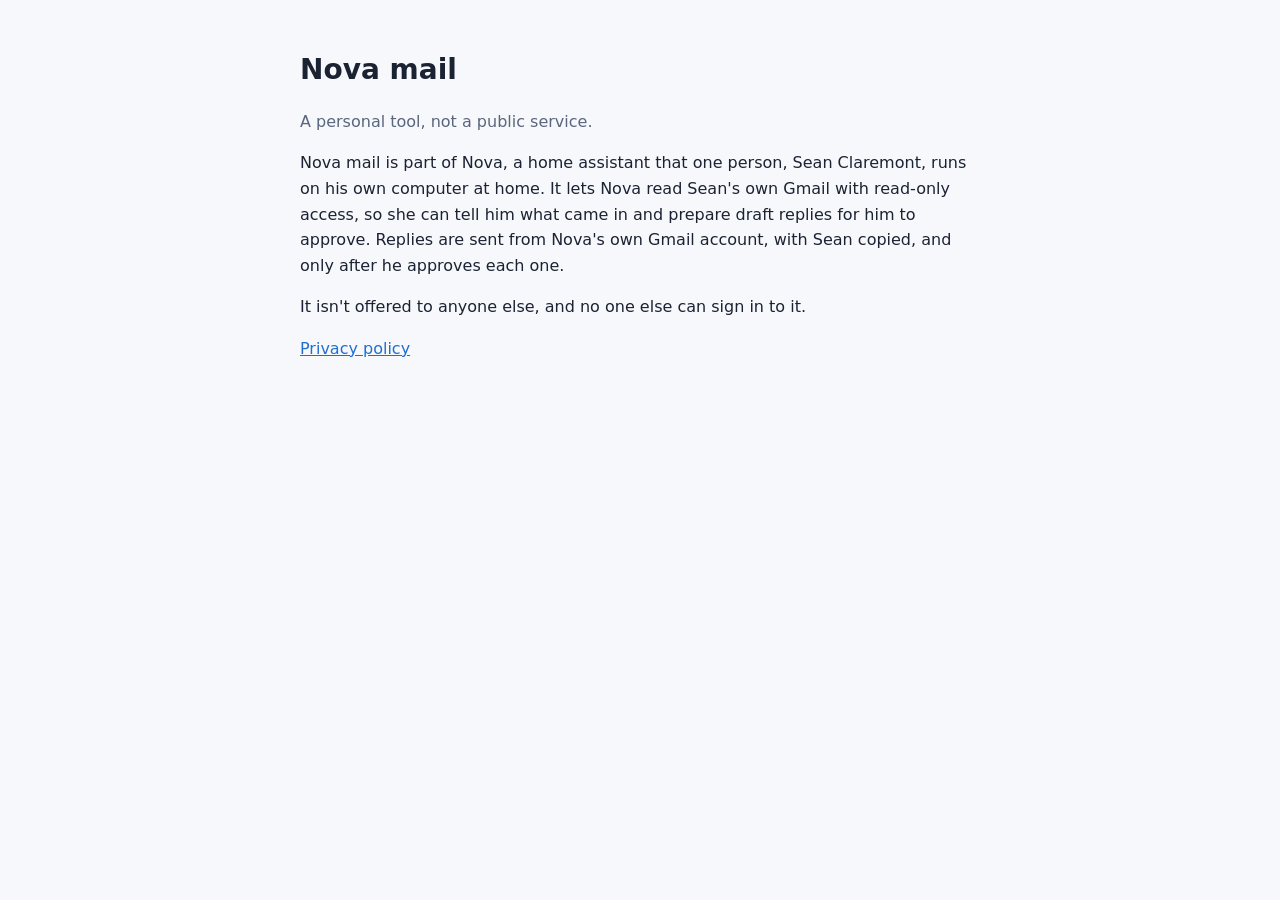
<file: index.html>
<!doctype html>
<html lang="en"><head><meta charset="utf-8"><meta name="viewport" content="width=device-width,initial-scale=1">
<title>Nova mail</title><link rel="stylesheet" href="style.css"></head>
<body><main>
<h1>Nova mail</h1>
<p class="dim">A personal tool, not a public service.</p>
<p>Nova mail is part of Nova, a home assistant that one person, Sean Claremont, runs on his own computer at home. It lets Nova read Sean's own Gmail with read-only access, so she can tell him what came in and prepare draft replies for him to approve. Replies are sent from Nova's own Gmail account, with Sean copied, and only after he approves each one.</p>
<p>It isn't offered to anyone else, and no one else can sign in to it.</p>
<p><a href="privacy.html">Privacy policy</a></p>
</main></body></html>
</file>
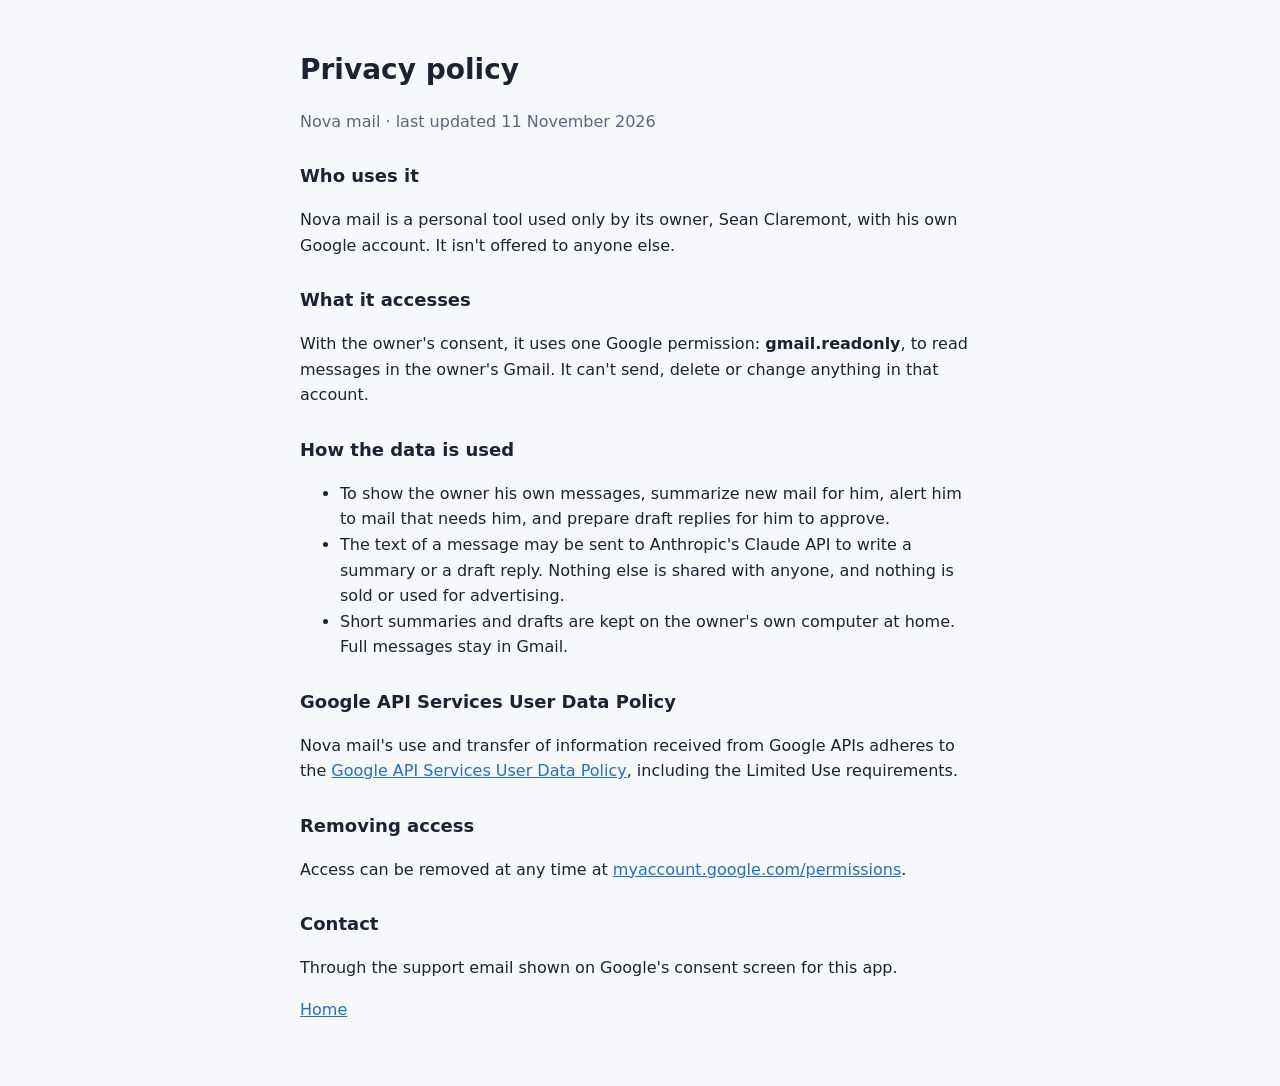
<file: privacy.html>
<!doctype html>
<html lang="en"><head><meta charset="utf-8"><meta name="viewport" content="width=device-width,initial-scale=1">
<title>Nova mail privacy</title><link rel="stylesheet" href="style.css"></head>
<body><main>
<h1>Privacy policy</h1>
<p class="dim">Nova mail · last updated 11 November 2026</p>

<h2>Who uses it</h2>
<p>Nova mail is a personal tool used only by its owner, Sean Claremont, with his own Google account. It isn't offered to anyone else.</p>

<h2>What it accesses</h2>
<p>With the owner's consent, it uses one Google permission: <b>gmail.readonly</b>, to read messages in the owner's Gmail. It can't send, delete or change anything in that account.</p>

<h2>How the data is used</h2>
<ul>
<li>To show the owner his own messages, summarize new mail for him, alert him to mail that needs him, and prepare draft replies for him to approve.</li>
<li>The text of a message may be sent to Anthropic's Claude API to write a summary or a draft reply. Nothing else is shared with anyone, and nothing is sold or used for advertising.</li>
<li>Short summaries and drafts are kept on the owner's own computer at home. Full messages stay in Gmail.</li>
</ul>

<h2>Google API Services User Data Policy</h2>
<p>Nova mail's use and transfer of information received from Google APIs adheres to the <a href="https://developers.google.com/terms/api-services-user-data-policy">Google API Services User Data Policy</a>, including the Limited Use requirements.</p>

<h2>Removing access</h2>
<p>Access can be removed at any time at <a href="https://myaccount.google.com/permissions">myaccount.google.com/permissions</a>.</p>

<h2>Contact</h2>
<p>Through the support email shown on Google's consent screen for this app.</p>
<p><a href="index.html">Home</a></p>
</main></body></html>
</file>
<file: style.css>
:root{--bg:#0e1424;--fg:#e6ebf5;--dim:#9aa6bd;--accent:#6fb8ff}
@media (prefers-color-scheme: light){:root{--bg:#f7f8fb;--fg:#1b2333;--dim:#5a667d;--accent:#1f6fd1}}
body{margin:0;background:var(--bg);color:var(--fg);font:16px/1.6 system-ui,-apple-system,"Segoe UI",sans-serif}
main{max-width:680px;margin:0 auto;padding:48px 16px}
h1{font-size:28px;margin:0 0 8px}h2{font-size:18px;margin:28px 0 6px}
p,li{color:var(--fg)}small,.dim{color:var(--dim)}a{color:var(--accent)}
</file>
